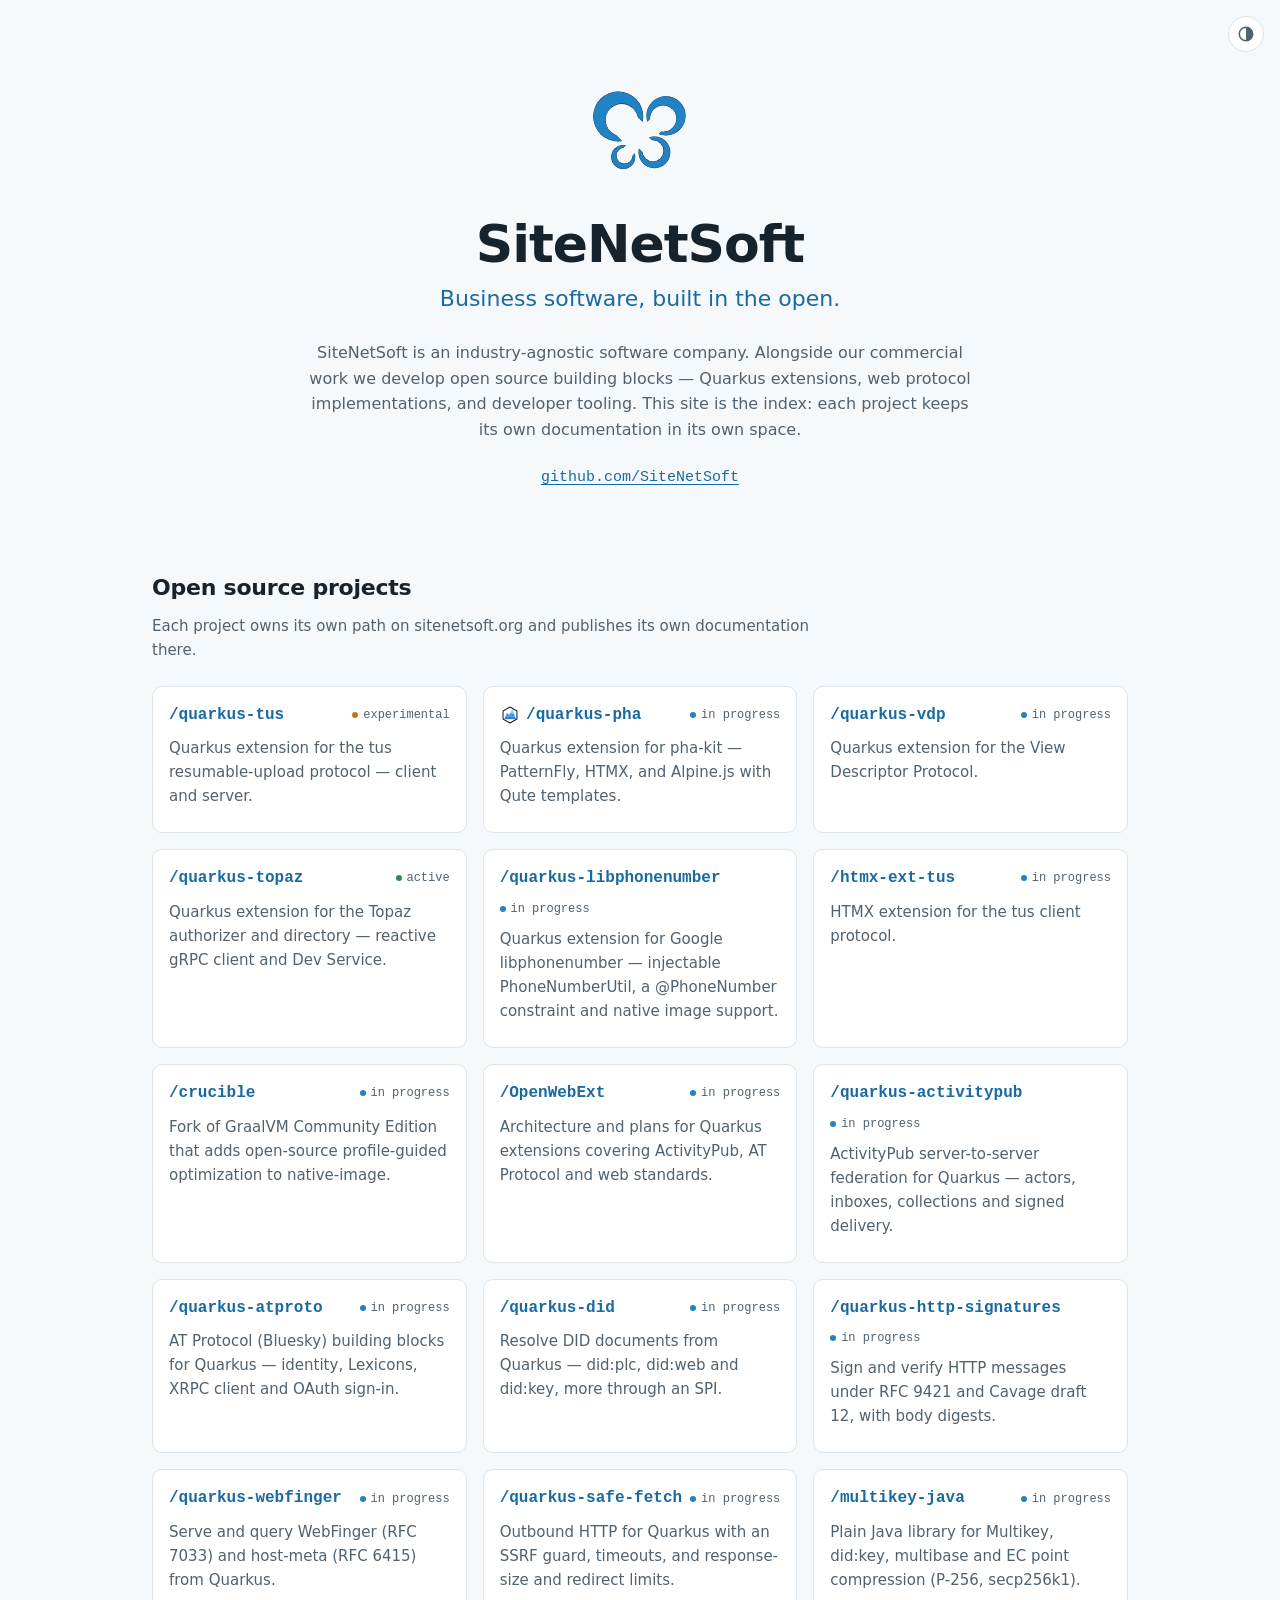
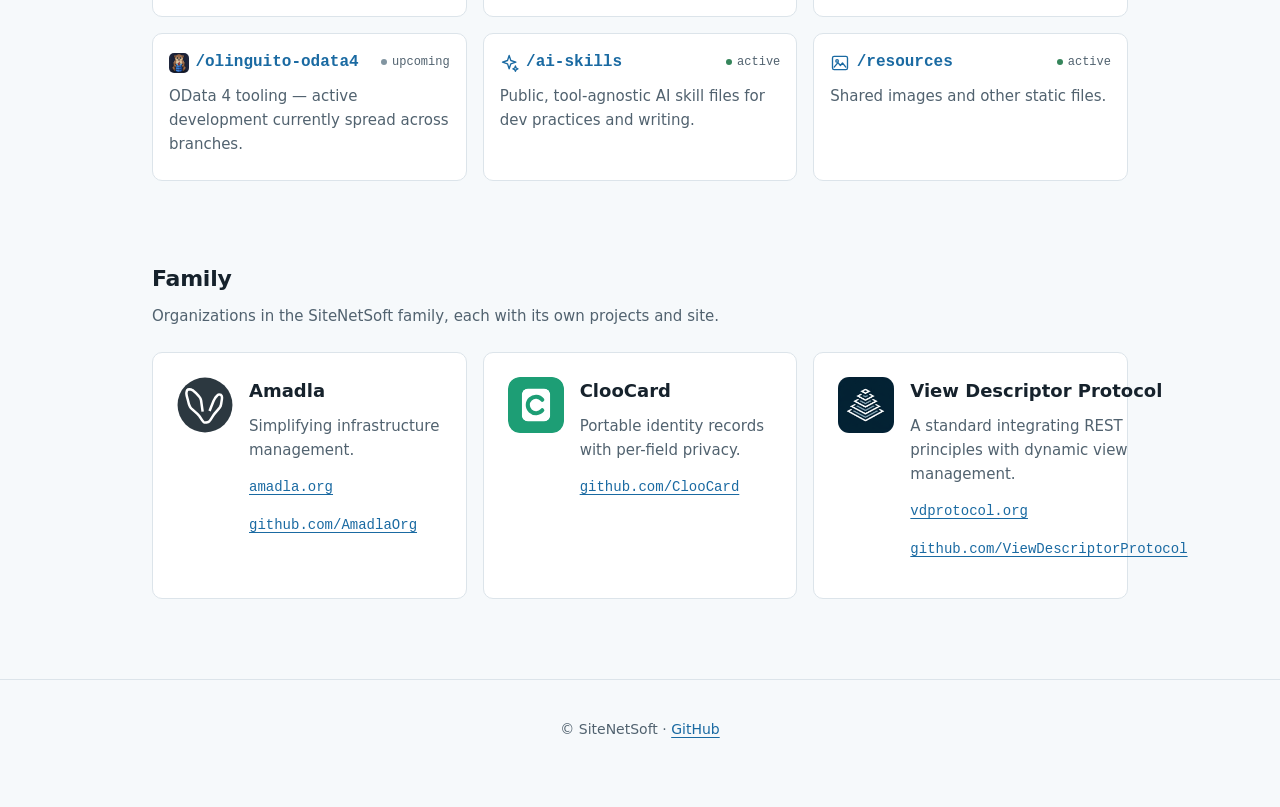
<file: index.html>
<!DOCTYPE html>
<html lang="en">
<head>
	<meta charset="utf-8">
	<meta name="viewport" content="width=device-width, initial-scale=1">
	<title>SiteNetSoft — Business software, built in the open</title>
	<meta name="description" content="SiteNetSoft is an industry-agnostic software company building open source Quarkus extensions, web protocol implementations, and developer tooling.">
	<link rel="canonical" href="https://sitenetsoft.org/">
	<meta property="og:type" content="website">
	<meta property="og:site_name" content="SiteNetSoft">
	<meta property="og:title" content="SiteNetSoft">
	<meta property="og:description" content="Business software, built in the open — Quarkus extensions, web protocol implementations, and developer tooling.">
	<meta property="og:url" content="https://sitenetsoft.org/">
	<meta property="og:image" content="https://sitenetsoft.org/assets/og-banner.png">
	<meta property="og:image:width" content="1200">
	<meta property="og:image:height" content="630">
	<meta property="og:image:alt" content="SiteNetSoft — Business software, built in the open.">
	<meta name="twitter:card" content="summary_large_image">
	<meta name="twitter:title" content="SiteNetSoft">
	<meta name="twitter:description" content="Business software, built in the open — Quarkus extensions, web protocol implementations, and developer tooling.">
	<meta name="twitter:image" content="https://sitenetsoft.org/assets/og-banner.png">
	<meta name="theme-color" content="#f6f9fb" media="(prefers-color-scheme: light)">
	<meta name="theme-color" content="#0e161d" media="(prefers-color-scheme: dark)">
	<link rel="icon" type="image/svg+xml" href="assets/sitenetsoft-logo.svg">
	<link rel="icon" href="favicon.ico" sizes="32x32">
	<link rel="icon" type="image/png" href="assets/favicon-16x16.png" sizes="16x16">
	<link rel="icon" type="image/png" href="assets/favicon-32x32.png" sizes="32x32">
	<link rel="icon" type="image/png" href="assets/android-chrome-192x192.png" sizes="192x192">
	<link rel="apple-touch-icon" href="assets/apple-touch-icon.png">
	<link rel="mask-icon" href="assets/sitenetsoft-logo.svg" color="#2183c5">
	<link rel="manifest" href="site.webmanifest">
	<script type="application/ld+json">
	{
		"@context": "https://schema.org",
		"@type": "Organization",
		"name": "SiteNetSoft",
		"url": "https://sitenetsoft.org/",
		"logo": "https://sitenetsoft.org/assets/android-chrome-512x512.png",
		"sameAs": ["https://github.com/SiteNetSoft"]
	}
	</script>
	<link rel="stylesheet" href="assets/css/main.css">
	<script>
		(function () {
			var s = localStorage.getItem("pha-color-scheme");
			if (s === "light" || s === "dark") document.documentElement.dataset.theme = s;
		})();
	</script>
	<script src="assets/js/theme.js" defer></script>
</head>
<body>
	<button class="theme-toggle" id="theme-toggle" type="button" hidden>
		<svg class="icon-system" viewBox="0 0 24 24" width="18" height="18" aria-hidden="true" focusable="false" fill="none" stroke="currentColor" stroke-width="2"><circle cx="12" cy="12" r="9"/><path d="M 12 3 a 9 9 0 0 1 0 18 Z" fill="currentColor" stroke="none"/></svg>
		<svg class="icon-light" viewBox="0 0 24 24" width="18" height="18" aria-hidden="true" focusable="false" fill="none" stroke="currentColor" stroke-width="2" stroke-linecap="round"><circle cx="12" cy="12" r="5"/><path d="M12 1v2M12 21v2M4.22 4.22l1.42 1.42M18.36 18.36l1.42 1.42M1 12h2M21 12h2M4.22 19.78l1.42-1.42M18.36 5.64l1.42-1.42"/></svg>
		<svg class="icon-dark" viewBox="0 0 24 24" width="18" height="18" aria-hidden="true" focusable="false" fill="none" stroke="currentColor" stroke-width="2" stroke-linejoin="round"><path d="M21 12.79A9 9 0 1 1 11.21 3 7 7 0 0 0 21 12.79z"/></svg>
	</button>
	<header class="hero">
		<img class="hero-logo" src="assets/sitenetsoft-logo.svg" alt="" width="120" height="120">
		<h1 class="hero-title">SiteNetSoft</h1>
		<p class="hero-tagline">Business software, built in the open.</p>
		<p class="hero-intro">SiteNetSoft is an industry-agnostic software company. Alongside our commercial work we develop open source building blocks — Quarkus extensions, web protocol implementations, and developer tooling. This site is the index: each project keeps its own documentation in its own space.</p>
		<a class="hero-link" href="https://github.com/SiteNetSoft">github.com/SiteNetSoft</a>
	</header>
	<main>
		<section class="section" aria-labelledby="projects-title">
			<h2 class="section-title" id="projects-title">Open source projects</h2>
			<p class="section-note">Each project owns its own path on sitenetsoft.org and publishes its own documentation there.</p>
			<ul class="card-grid">
				<li class="card">
					<a class="card-link" href="https://sitenetsoft.org/quarkus-tus/">
						<span class="card-top">
							<span class="card-name">/quarkus-tus</span>
							<span class="chip" data-status="experimental">experimental</span>
						</span>
						<span class="card-desc">Quarkus extension for the tus resumable-upload protocol — client and server.</span>
					</a>
				</li>
				<li class="card">
					<a class="card-link" href="https://sitenetsoft.org/quarkus-pha/">
						<span class="card-top">
							<span class="card-name"><svg class="card-icon" viewBox="0 0 512 512" width="20" height="20" aria-hidden="true" focusable="false"><polygon class="hex" points="256,52 434,155 434,357 256,460 78,357 78,155" fill="none" stroke-width="26" stroke-linejoin="round"/><g stroke-linejoin="round" stroke-width="12"><path d="M 140 316 L 382 316 L 396 352 L 126 352 Z" fill="#0066CC" stroke="#0066CC"/><path d="M 178 220 L 197 220 L 235 265 L 260 220 L 351 220 L 379 300 L 141 300 Z" fill="#4695EB" stroke="#4695EB"/><path d="M 315 118 L 344 200 L 270 200 Z" fill="#7BC9DB" stroke="#7BC9DB"/></g></svg>/quarkus-pha</span>
							<span class="chip" data-status="in-progress">in progress</span>
						</span>
						<span class="card-desc">Quarkus extension for pha-kit — PatternFly, HTMX, and Alpine.js with Qute templates.</span>
					</a>
				</li>
				<li class="card">
					<a class="card-link" href="https://github.com/SiteNetSoft/quarkus-vdp">
						<span class="card-top">
							<span class="card-name">/quarkus-vdp</span>
							<span class="chip" data-status="in-progress">in progress</span>
						</span>
						<span class="card-desc">Quarkus extension for the View Descriptor Protocol.</span>
					</a>
				</li>
				<li class="card">
					<a class="card-link" href="https://sitenetsoft.org/quarkus-topaz/">
						<span class="card-top">
							<span class="card-name">/quarkus-topaz</span>
							<span class="chip" data-status="active">active</span>
						</span>
						<span class="card-desc">Quarkus extension for the Topaz authorizer and directory — reactive gRPC client and Dev Service.</span>
					</a>
				</li>
				<li class="card">
					<a class="card-link" href="https://sitenetsoft.org/quarkus-libphonenumber/">
						<span class="card-top">
							<span class="card-name">/quarkus-libphonenumber</span>
							<span class="chip" data-status="in-progress">in progress</span>
						</span>
						<span class="card-desc">Quarkus extension for Google libphonenumber — injectable PhoneNumberUtil, a @PhoneNumber constraint and native image support.</span>
					</a>
				</li>
				<li class="card">
					<a class="card-link" href="https://sitenetsoft.org/htmx-ext-tus/">
						<span class="card-top">
							<span class="card-name">/htmx-ext-tus</span>
							<span class="chip" data-status="in-progress">in progress</span>
						</span>
						<span class="card-desc">HTMX extension for the tus client protocol.</span>
					</a>
				</li>
				<li class="card">
					<a class="card-link" href="https://github.com/SiteNetSoft/crucible">
						<span class="card-top">
							<span class="card-name">/crucible</span>
							<span class="chip" data-status="in-progress">in progress</span>
						</span>
						<span class="card-desc">Fork of GraalVM Community Edition that adds open-source profile-guided optimization to native-image.</span>
					</a>
				</li>
				<li class="card">
					<a class="card-link" href="https://github.com/SiteNetSoft/OpenWebExt">
						<span class="card-top">
							<span class="card-name">/OpenWebExt</span>
							<span class="chip" data-status="in-progress">in progress</span>
						</span>
						<span class="card-desc">Architecture and plans for Quarkus extensions covering ActivityPub, AT Protocol and web standards.</span>
					</a>
				</li>
				<li class="card">
					<a class="card-link" href="https://github.com/SiteNetSoft/quarkus-activitypub">
						<span class="card-top">
							<span class="card-name">/quarkus-activitypub</span>
							<span class="chip" data-status="in-progress">in progress</span>
						</span>
						<span class="card-desc">ActivityPub server-to-server federation for Quarkus — actors, inboxes, collections and signed delivery.</span>
					</a>
				</li>
				<li class="card">
					<a class="card-link" href="https://github.com/SiteNetSoft/quarkus-atproto">
						<span class="card-top">
							<span class="card-name">/quarkus-atproto</span>
							<span class="chip" data-status="in-progress">in progress</span>
						</span>
						<span class="card-desc">AT Protocol (Bluesky) building blocks for Quarkus — identity, Lexicons, XRPC client and OAuth sign-in.</span>
					</a>
				</li>
				<li class="card">
					<a class="card-link" href="https://github.com/SiteNetSoft/quarkus-did">
						<span class="card-top">
							<span class="card-name">/quarkus-did</span>
							<span class="chip" data-status="in-progress">in progress</span>
						</span>
						<span class="card-desc">Resolve DID documents from Quarkus — did:plc, did:web and did:key, more through an SPI.</span>
					</a>
				</li>
				<li class="card">
					<a class="card-link" href="https://github.com/SiteNetSoft/quarkus-http-signatures">
						<span class="card-top">
							<span class="card-name">/quarkus-http-signatures</span>
							<span class="chip" data-status="in-progress">in progress</span>
						</span>
						<span class="card-desc">Sign and verify HTTP messages under RFC 9421 and Cavage draft 12, with body digests.</span>
					</a>
				</li>
				<li class="card">
					<a class="card-link" href="https://github.com/SiteNetSoft/quarkus-webfinger">
						<span class="card-top">
							<span class="card-name">/quarkus-webfinger</span>
							<span class="chip" data-status="in-progress">in progress</span>
						</span>
						<span class="card-desc">Serve and query WebFinger (RFC 7033) and host-meta (RFC 6415) from Quarkus.</span>
					</a>
				</li>
				<li class="card">
					<a class="card-link" href="https://github.com/SiteNetSoft/quarkus-safe-fetch">
						<span class="card-top">
							<span class="card-name">/quarkus-safe-fetch</span>
							<span class="chip" data-status="in-progress">in progress</span>
						</span>
						<span class="card-desc">Outbound HTTP for Quarkus with an SSRF guard, timeouts, and response-size and redirect limits.</span>
					</a>
				</li>
				<li class="card">
					<a class="card-link" href="https://github.com/SiteNetSoft/multikey-java">
						<span class="card-top">
							<span class="card-name">/multikey-java</span>
							<span class="chip" data-status="in-progress">in progress</span>
						</span>
						<span class="card-desc">Plain Java library for Multikey, did:key, multibase and EC point compression (P-256, secp256k1).</span>
					</a>
				</li>
				<li class="card">
					<a class="card-link" href="https://github.com/SiteNetSoft/olinguito-odata4">
						<span class="card-top">
							<span class="card-name"><img class="card-icon card-icon--tile" src="assets/olinguito-odata4/olinguito.png" alt="" width="20" height="20">/olinguito-odata4</span>
							<span class="chip" data-status="upcoming">upcoming</span>
						</span>
						<span class="card-desc">OData 4 tooling — active development currently spread across branches.</span>
					</a>
				</li>
				<li class="card">
					<a class="card-link" href="https://github.com/SiteNetSoft/ai-skills">
						<span class="card-top">
							<span class="card-name"><svg class="card-icon" viewBox="0 0 24 24" width="20" height="20" aria-hidden="true" focusable="false" fill="none" stroke="currentColor" stroke-width="1.6" stroke-linejoin="round" stroke-linecap="round"><path d="M 11 3 L 13 9 L 19 11 L 13 13 L 11 19 L 9 13 L 3 11 L 9 9 Z"/><path d="M 18.5 15.5 L 19.4 18 L 21.5 19 L 19.4 20 L 18.5 22 L 17.6 20 L 15.5 19 L 17.6 18 Z"/></svg>/ai-skills</span>
							<span class="chip" data-status="active">active</span>
						</span>
						<span class="card-desc">Public, tool-agnostic AI skill files for dev practices and writing.</span>
					</a>
				</li>
				<li class="card">
					<a class="card-link" href="https://github.com/SiteNetSoft/resources">
						<span class="card-top">
							<span class="card-name"><svg class="card-icon" viewBox="0 0 24 24" width="20" height="20" aria-hidden="true" focusable="false" fill="none" stroke="currentColor" stroke-width="1.6" stroke-linejoin="round" stroke-linecap="round"><rect x="3" y="4" width="18" height="16" rx="2"/><circle cx="8.5" cy="9.5" r="1.5"/><path d="M 5 17 L 9.5 11.5 L 12.5 15 L 15 12 L 19 17"/></svg>/resources</span>
							<span class="chip" data-status="active">active</span>
						</span>
						<span class="card-desc">Shared images and other static files.</span>
					</a>
				</li>
			</ul>
		</section>
		<section class="section" aria-labelledby="family-title">
			<h2 class="section-title" id="family-title">Family</h2>
			<p class="section-note">Organizations in the SiteNetSoft family, each with its own projects and site.</p>
			<ul class="org-grid">
				<li class="org-card">
					<img class="org-logo" src="assets/amadla/amadla-logo.svg" alt="" width="56" height="56">
					<div>
						<h3 class="org-name">Amadla</h3>
						<p class="org-desc">Simplifying infrastructure management.</p>
						<p class="org-links">
							<a href="https://amadla.org/">amadla.org</a>
							<a href="https://github.com/AmadlaOrg">github.com/AmadlaOrg</a>
						</p>
					</div>
				</li>
				<li class="org-card">
					<img class="org-logo" src="assets/cloocard/cloocard-appicon.svg" alt="" width="56" height="56">
					<div>
						<h3 class="org-name">ClooCard</h3>
						<p class="org-desc">Portable identity records with per-field privacy.</p>
						<p class="org-links">
							<a href="https://github.com/ClooCard">github.com/ClooCard</a>
						</p>
					</div>
				</li>
				<li class="org-card">
					<img class="org-logo" src="assets/vdp/vdp-logo.png" alt="" width="56" height="56">
					<div>
						<h3 class="org-name">View Descriptor Protocol</h3>
						<p class="org-desc">A standard integrating REST principles with dynamic view management.</p>
						<p class="org-links">
							<a href="https://vdprotocol.org/">vdprotocol.org</a>
							<a href="https://github.com/ViewDescriptorProtocol">github.com/ViewDescriptorProtocol</a>
						</p>
					</div>
				</li>
			</ul>
		</section>
	</main>
	<footer class="site-footer">
		<p>© SiteNetSoft · <a href="https://github.com/SiteNetSoft">GitHub</a></p>
	</footer>
</body>
</html>
</file>
<file: assets/css/main.css>
/* sitenetsoft.org — hand-crafted, no build step.
   Order: tokens → base → layout → components → motion. */

/* ---------- tokens ---------- */
:root {
  color-scheme: light dark;

  /* primitive */
  --blue-logo: #2183c5;

  /* semantic — light */
  --color-bg: #f6f9fb;
  --color-surface: #ffffff;
  --color-text: #16222c;
  --color-muted: #51626f;
  --color-accent: #1a6aa2; /* logo blue darkened for AA on light bg */
  --color-line: #dce4ea;

  --dot-experimental: #b97a1c;
  --dot-progress: var(--blue-logo);
  --dot-upcoming: #8195a1;
  --dot-active: #35855b;

  --pha-hex: #0d1c2c; /* quarkus-pha brand: hexagon stroke, light scheme */

  --font-body: system-ui, -apple-system, "Segoe UI", Roboto, sans-serif;
  --font-mono: ui-monospace, "Cascadia Code", "JetBrains Mono", Menlo, Consolas, monospace;

  --space-2: 0.5rem;
  --space-3: 1rem;
  --space-4: 1.5rem;
  --space-5: 2.5rem;
  --space-6: 4.5rem;

  --radius: 0.625rem;
  --measure: 42rem;
  --page-max: 64rem;
}

/* Dark tokens apply when the OS prefers dark and the user hasn't forced light,
   or when the user forces dark via the toggle (data-theme set by assets/js/theme.js,
   persisted in localStorage "pha-color-scheme" — shared with quarkus-pha docs). */
@media (prefers-color-scheme: dark) {
  :root:not([data-theme="light"]) {
    --color-bg: #0e161d;
    --color-surface: #17222b;
    --color-text: #e6edf3;
    --color-muted: #94a6b3;
    --color-accent: #4da3d9;
    --color-line: #24313c;
    --dot-experimental: #d99a3d;
    --dot-upcoming: #6d8290;
    --dot-active: #4caf7d;
    --pha-hex: #f2f6fa;
  }
}

:root[data-theme="dark"] {
  --color-bg: #0e161d;
  --color-surface: #17222b;
  --color-text: #e6edf3;
  --color-muted: #94a6b3;
  --color-accent: #4da3d9;
  --color-line: #24313c;
  --dot-experimental: #d99a3d;
  --dot-upcoming: #6d8290;
  --dot-active: #4caf7d;
  --pha-hex: #f2f6fa;
}

:root[data-theme="light"] { color-scheme: light; }
:root[data-theme="dark"] { color-scheme: dark; }

/* ---------- base ---------- */
* { box-sizing: border-box; }

body {
  margin: 0;
  font-family: var(--font-body);
  line-height: 1.6;
  background: var(--color-bg);
  color: var(--color-text);
}

a {
  color: var(--color-accent);
  text-decoration-thickness: 1px;
  text-underline-offset: 0.2em;
}

a:hover { text-decoration-thickness: 2px; }

:focus-visible {
  outline: 2px solid var(--color-accent);
  outline-offset: 3px;
  border-radius: 2px;
}

/* ---------- layout ---------- */
.hero,
.section {
  max-width: var(--page-max);
  margin-inline: auto;
  padding-inline: var(--space-4);
}

/* ---------- hero ---------- */
.hero {
  text-align: center;
  padding-block: var(--space-6) var(--space-5);
}

.hero-logo {
  width: 7.5rem;
  height: auto;
}

.hero-title {
  margin: var(--space-3) 0 0;
  font-size: clamp(2.25rem, 6vw, 3.25rem);
  font-weight: 800;
  letter-spacing: -0.02em;
  line-height: 1.1;
}

.hero-tagline {
  margin: var(--space-2) 0 0;
  font-size: clamp(1.125rem, 2.5vw, 1.375rem);
  font-weight: 500;
  color: var(--color-accent);
}

.hero-intro {
  max-width: var(--measure);
  margin: var(--space-4) auto 0;
  color: var(--color-muted);
}

.hero-link {
  display: inline-block;
  margin-top: var(--space-4);
  font-family: var(--font-mono);
  font-size: 0.9375rem;
}

/* ---------- sections ---------- */
.section { padding-block: var(--space-5); }

.section-title {
  margin: 0;
  font-size: 1.375rem;
  font-weight: 700;
  letter-spacing: -0.01em;
}

.section-note {
  margin: var(--space-2) 0 var(--space-4);
  max-width: var(--measure);
  color: var(--color-muted);
  font-size: 0.9375rem;
}

/* ---------- project cards ---------- */
.card-grid {
  list-style: none;
  margin: 0;
  padding: 0;
  display: grid;
  grid-template-columns: repeat(auto-fill, minmax(17rem, 1fr));
  gap: var(--space-3);
}

.card {
  background: var(--color-surface);
  border: 1px solid var(--color-line);
  border-radius: var(--radius);
  transition: border-color 0.15s ease, translate 0.15s ease;
}

.card:hover {
  border-color: var(--color-accent);
  translate: 0 -2px;
}

.card-link {
  display: flex;
  flex-direction: column;
  gap: var(--space-2);
  height: 100%;
  padding: var(--space-3) var(--space-3) var(--space-4);
  text-decoration: none;
  color: inherit;
}

.card-top {
  display: flex;
  /* Centred, not baseline: .card-name is an inline-flex box, so cards with an
     icon synthesise a different baseline than text-only cards and their chips
     sat a few pixels lower. Both name variants are one line-height tall, so
     centring lines every chip up. */
  align-items: center;
  justify-content: space-between;
  gap: var(--space-2);
  flex-wrap: wrap;
}

.card-name {
  display: inline-flex;
  align-items: center;
  gap: 0.4em;
  font-family: var(--font-mono);
  font-size: 1rem;
  font-weight: 600;
  color: var(--color-accent);
  overflow-wrap: anywhere;
}

.card-icon {
  width: 1.25rem;
  height: 1.25rem;
}

.card-icon .hex { stroke: var(--pha-hex); }

.card-icon--tile { border-radius: 25%; }

.theme-toggle {
  position: absolute;
  top: var(--space-3);
  right: var(--space-3);
  display: inline-flex;
  align-items: center;
  justify-content: center;
  width: 2.25rem;
  height: 2.25rem;
  padding: 0;
  color: var(--color-muted);
  background: var(--color-surface);
  border: 1px solid var(--color-line);
  border-radius: 50%;
  cursor: pointer;
}

.theme-toggle:hover {
  color: var(--color-accent);
  border-color: var(--color-accent);
}

/* one icon per scheme state; data-theme absent = system */
.theme-toggle svg { display: none; }

:root:not([data-theme]) .theme-toggle .icon-system,
:root[data-theme="light"] .theme-toggle .icon-light,
:root[data-theme="dark"] .theme-toggle .icon-dark { display: block; }

.chip {
  font-family: var(--font-mono);
  font-size: 0.75rem;
  color: var(--color-muted);
  white-space: nowrap;
}

.chip::before {
  content: "";
  display: inline-block;
  width: 0.5em;
  height: 0.5em;
  margin-right: 0.4em;
  border-radius: 50%;
  background: var(--color-muted);
}

.chip[data-status="experimental"]::before { background: var(--dot-experimental); }
.chip[data-status="in-progress"]::before  { background: var(--dot-progress); }
.chip[data-status="upcoming"]::before     { background: var(--dot-upcoming); }
.chip[data-status="active"]::before       { background: var(--dot-active); }

.card-desc {
  margin: 0;
  font-size: 0.9375rem;
  color: var(--color-muted);
}

/* ---------- family orgs ---------- */
.org-grid {
  list-style: none;
  margin: 0;
  padding: 0;
  display: grid;
  grid-template-columns: repeat(auto-fill, minmax(19rem, 1fr));
  gap: var(--space-3);
}

.org-card {
  display: flex;
  gap: var(--space-3);
  align-items: flex-start;
  background: var(--color-surface);
  border: 1px solid var(--color-line);
  border-radius: var(--radius);
  padding: var(--space-4);
}

.org-card > div { flex: 1; }

.org-logo {
  width: 3.5rem;
  height: 3.5rem;
  border-radius: 20%;
}

.org-name {
  margin: 0;
  font-size: 1.125rem;
  font-weight: 700;
}

.org-desc {
  margin: var(--space-2) 0;
  font-size: 0.9375rem;
  color: var(--color-muted);
}

.org-links {
  display: flex;
  flex-wrap: wrap;
  gap: var(--space-3);
  font-family: var(--font-mono);
  font-size: 0.875rem;
}

/* ---------- footer ---------- */
.site-footer {
  margin-top: var(--space-5);
  padding: var(--space-4);
  border-top: 1px solid var(--color-line);
  text-align: center;
  font-size: 0.875rem;
  color: var(--color-muted);
}

/* ---------- motion ---------- */
@media (prefers-reduced-motion: no-preference) {
  .hero > * {
    animation: rise 0.5s ease-out backwards;
  }

  .hero > :nth-child(2) { animation-delay: 0.08s; }
  .hero > :nth-child(3) { animation-delay: 0.16s; }
  .hero > :nth-child(4) { animation-delay: 0.24s; }
  .hero > :nth-child(5) { animation-delay: 0.32s; }

  @keyframes rise {
    from {
      opacity: 0;
      translate: 0 0.75rem;
    }
  }
}
</file>
